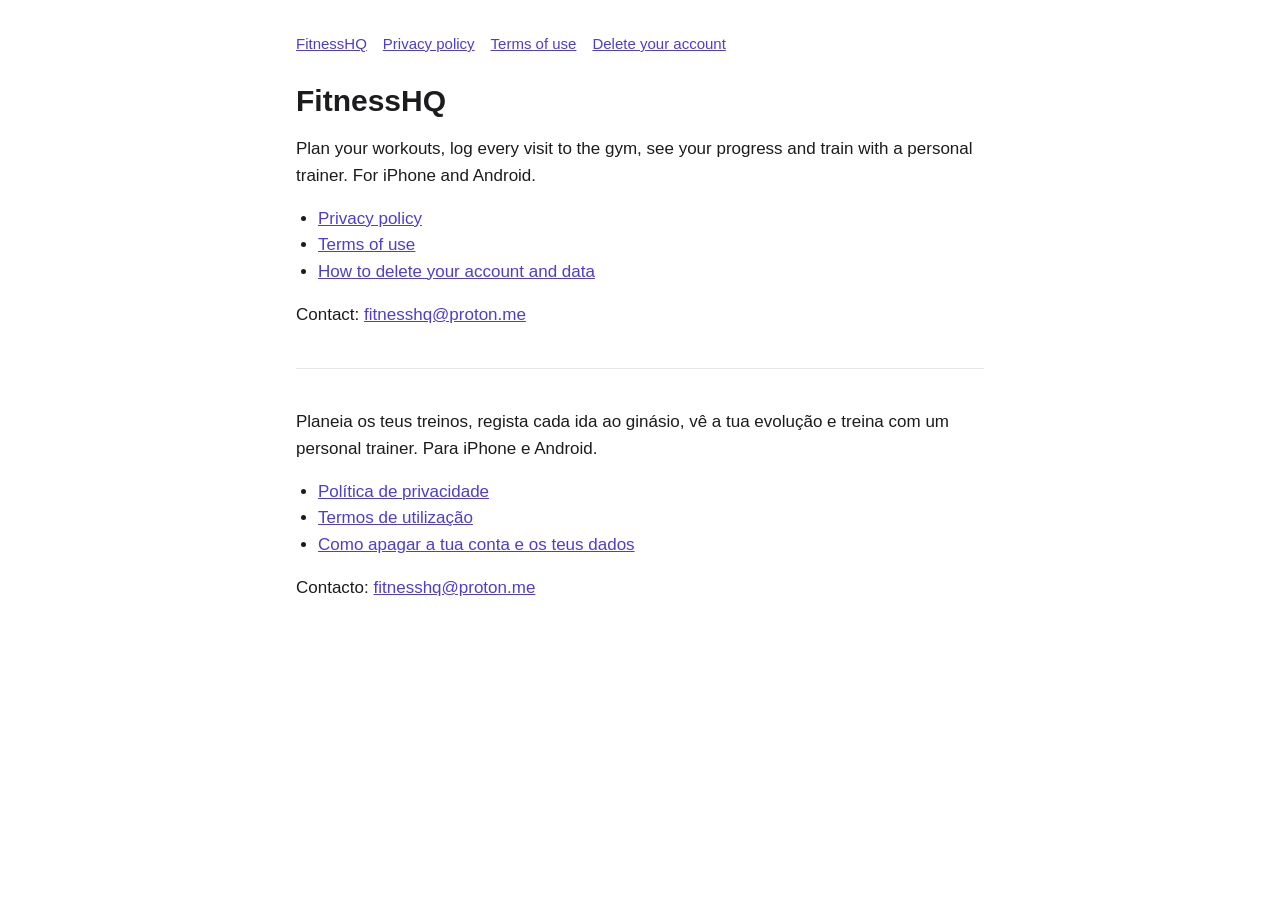
<file: index.html>
<!doctype html>
<html lang="en">
<head>
<meta charset="utf-8">
<meta name="viewport" content="width=device-width, initial-scale=1">
<title>FitnessHQ</title>
<link rel="stylesheet" href="style.css">
</head>
<body>
<main>
<nav><a href="./">FitnessHQ</a><a href="privacy.html">Privacy policy</a><a href="terms.html">Terms of use</a><a href="delete-account.html">Delete your account</a></nav>
<h1>FitnessHQ</h1>
<p>Plan your workouts, log every visit to the gym, see your progress and train with a personal trainer. For iPhone and Android.</p>
<ul>
<li><a href="privacy.html">Privacy policy</a></li>
<li><a href="terms.html">Terms of use</a></li>
<li><a href="delete-account.html">How to delete your account and data</a></li>
</ul>
<p>Contact: <a href="mailto:fitnesshq@proton.me">fitnesshq@proton.me</a></p>
<hr>
<p lang="pt-PT">Planeia os teus treinos, regista cada ida ao ginásio, vê a tua evolução e treina com um personal trainer. Para iPhone e Android.</p>
<ul lang="pt-PT">
<li><a href="privacy.html#pt">Política de privacidade</a></li>
<li><a href="terms.html#pt">Termos de utilização</a></li>
<li><a href="delete-account.html#pt">Como apagar a tua conta e os teus dados</a></li>
</ul>
<p lang="pt-PT">Contacto: <a href="mailto:fitnesshq@proton.me">fitnesshq@proton.me</a></p>
</main>
</body>
</html>
</file>
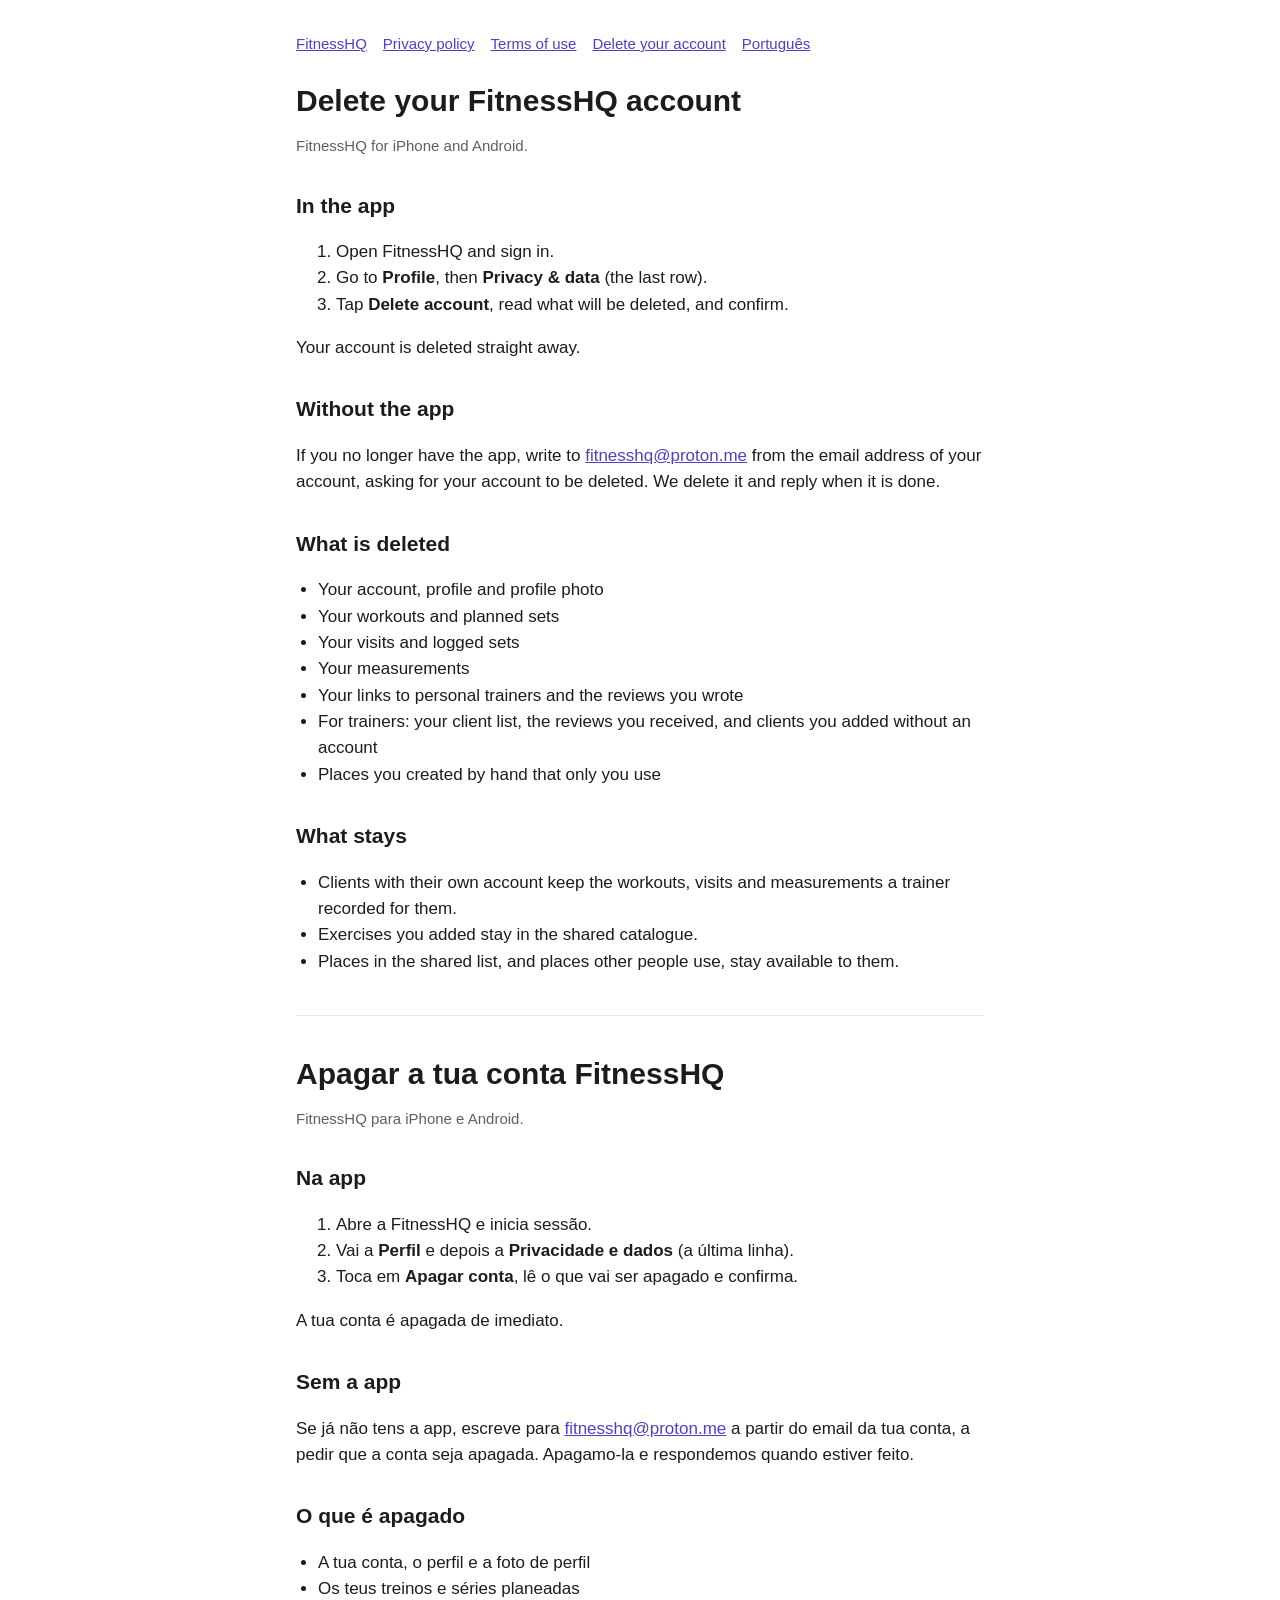
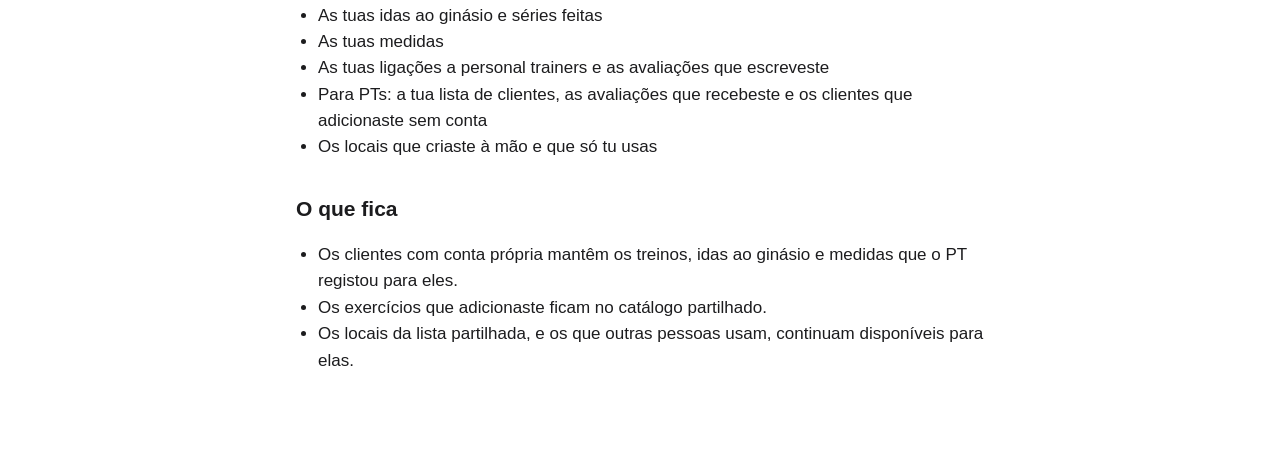
<file: delete-account.html>
<!doctype html>
<html lang="en">
<head>
<meta charset="utf-8">
<meta name="viewport" content="width=device-width, initial-scale=1">
<title>Delete your FitnessHQ account</title>
<link rel="stylesheet" href="style.css">
</head>
<body>
<main>
<nav><a href="./">FitnessHQ</a><a href="privacy.html">Privacy policy</a><a href="terms.html">Terms of use</a><a href="delete-account.html">Delete your account</a><a href="#pt">Português</a></nav>
<h1>Delete your FitnessHQ account</h1>
<p class="muted">FitnessHQ for iPhone and Android.</p>

<h2>In the app</h2>
<ol>
<li>Open FitnessHQ and sign in.</li>
<li>Go to <strong>Profile</strong>, then <strong>Privacy &amp; data</strong> (the last row).</li>
<li>Tap <strong>Delete account</strong>, read what will be deleted, and confirm.</li>
</ol>
<p>Your account is deleted straight away.</p>

<h2>Without the app</h2>
<p>If you no longer have the app, write to <a href="mailto:fitnesshq@proton.me">fitnesshq@proton.me</a> from the email address of your account, asking for your account to be deleted. We delete it and reply when it is done.</p>

<h2>What is deleted</h2>
<ul>
<li>Your account, profile and profile photo</li>
<li>Your workouts and planned sets</li>
<li>Your visits and logged sets</li>
<li>Your measurements</li>
<li>Your links to personal trainers and the reviews you wrote</li>
<li>For trainers: your client list, the reviews you received, and clients you added without an account</li>
<li>Places you created by hand that only you use</li>
</ul>

<h2>What stays</h2>
<ul>
<li>Clients with their own account keep the workouts, visits and measurements a trainer recorded for them.</li>
<li>Exercises you added stay in the shared catalogue.</li>
<li>Places in the shared list, and places other people use, stay available to them.</li>
</ul>

<hr>
<section id="pt" lang="pt-PT">
<h1>Apagar a tua conta FitnessHQ</h1>
<p class="muted">FitnessHQ para iPhone e Android.</p>

<h2>Na app</h2>
<ol>
<li>Abre a FitnessHQ e inicia sessão.</li>
<li>Vai a <strong>Perfil</strong> e depois a <strong>Privacidade e dados</strong> (a última linha).</li>
<li>Toca em <strong>Apagar conta</strong>, lê o que vai ser apagado e confirma.</li>
</ol>
<p>A tua conta é apagada de imediato.</p>

<h2>Sem a app</h2>
<p>Se já não tens a app, escreve para <a href="mailto:fitnesshq@proton.me">fitnesshq@proton.me</a> a partir do email da tua conta, a pedir que a conta seja apagada. Apagamo-la e respondemos quando estiver feito.</p>

<h2>O que é apagado</h2>
<ul>
<li>A tua conta, o perfil e a foto de perfil</li>
<li>Os teus treinos e séries planeadas</li>
<li>As tuas idas ao ginásio e séries feitas</li>
<li>As tuas medidas</li>
<li>As tuas ligações a personal trainers e as avaliações que escreveste</li>
<li>Para PTs: a tua lista de clientes, as avaliações que recebeste e os clientes que adicionaste sem conta</li>
<li>Os locais que criaste à mão e que só tu usas</li>
</ul>

<h2>O que fica</h2>
<ul>
<li>Os clientes com conta própria mantêm os treinos, idas ao ginásio e medidas que o PT registou para eles.</li>
<li>Os exercícios que adicionaste ficam no catálogo partilhado.</li>
<li>Os locais da lista partilhada, e os que outras pessoas usam, continuam disponíveis para elas.</li>
</ul>
</section>
</main>
</body>
</html>
</file>
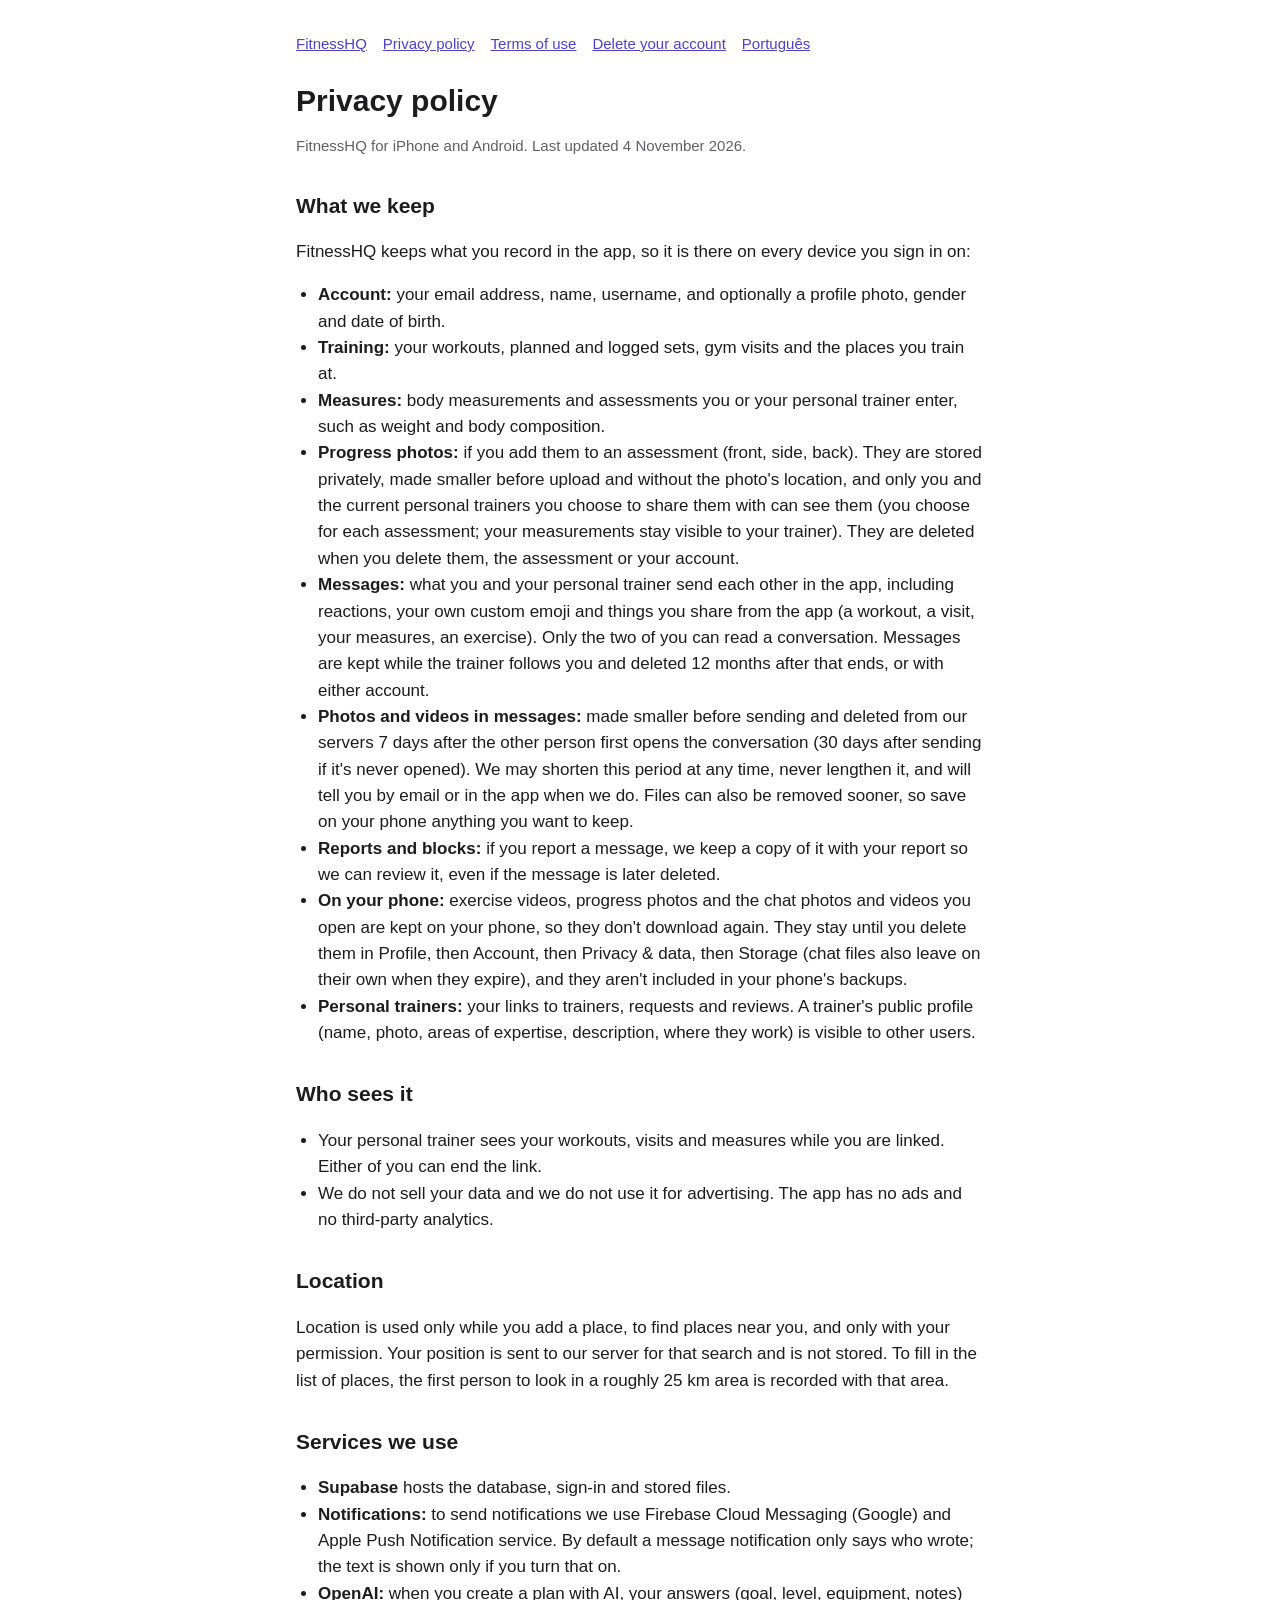
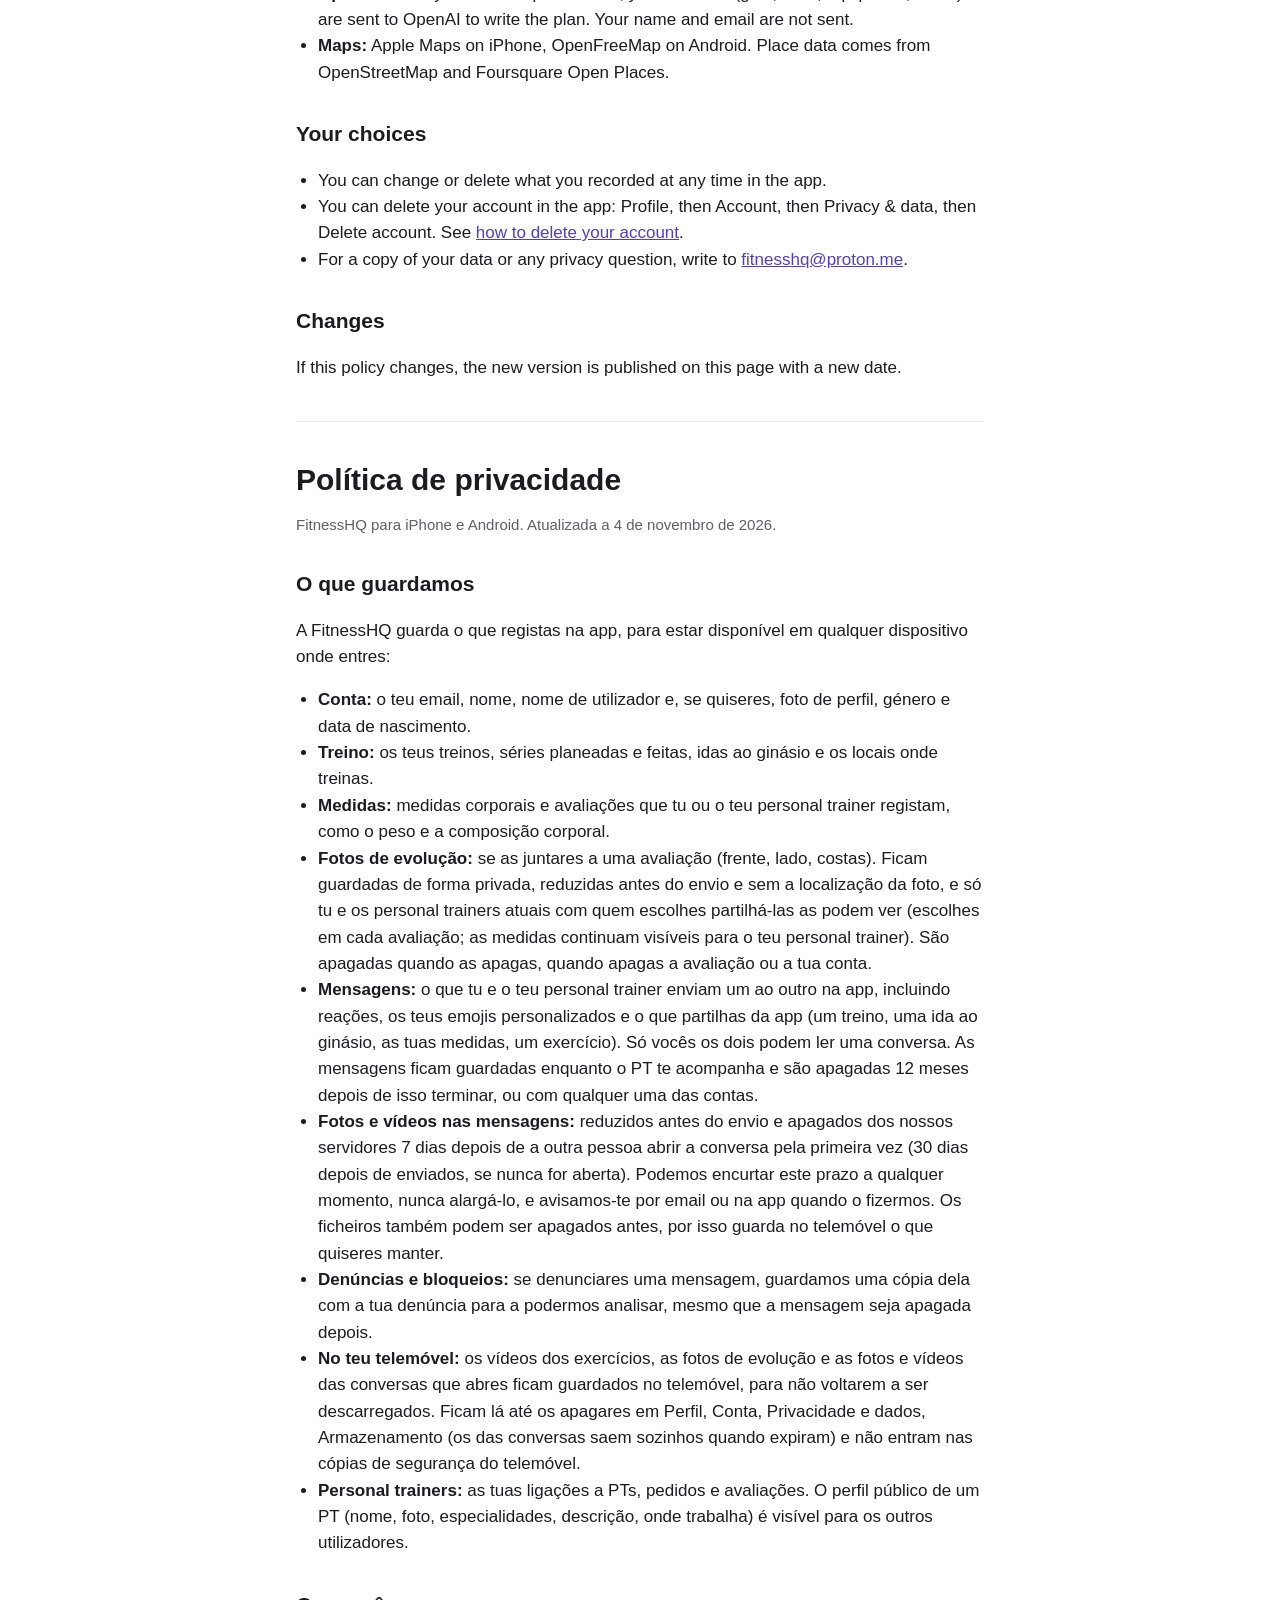
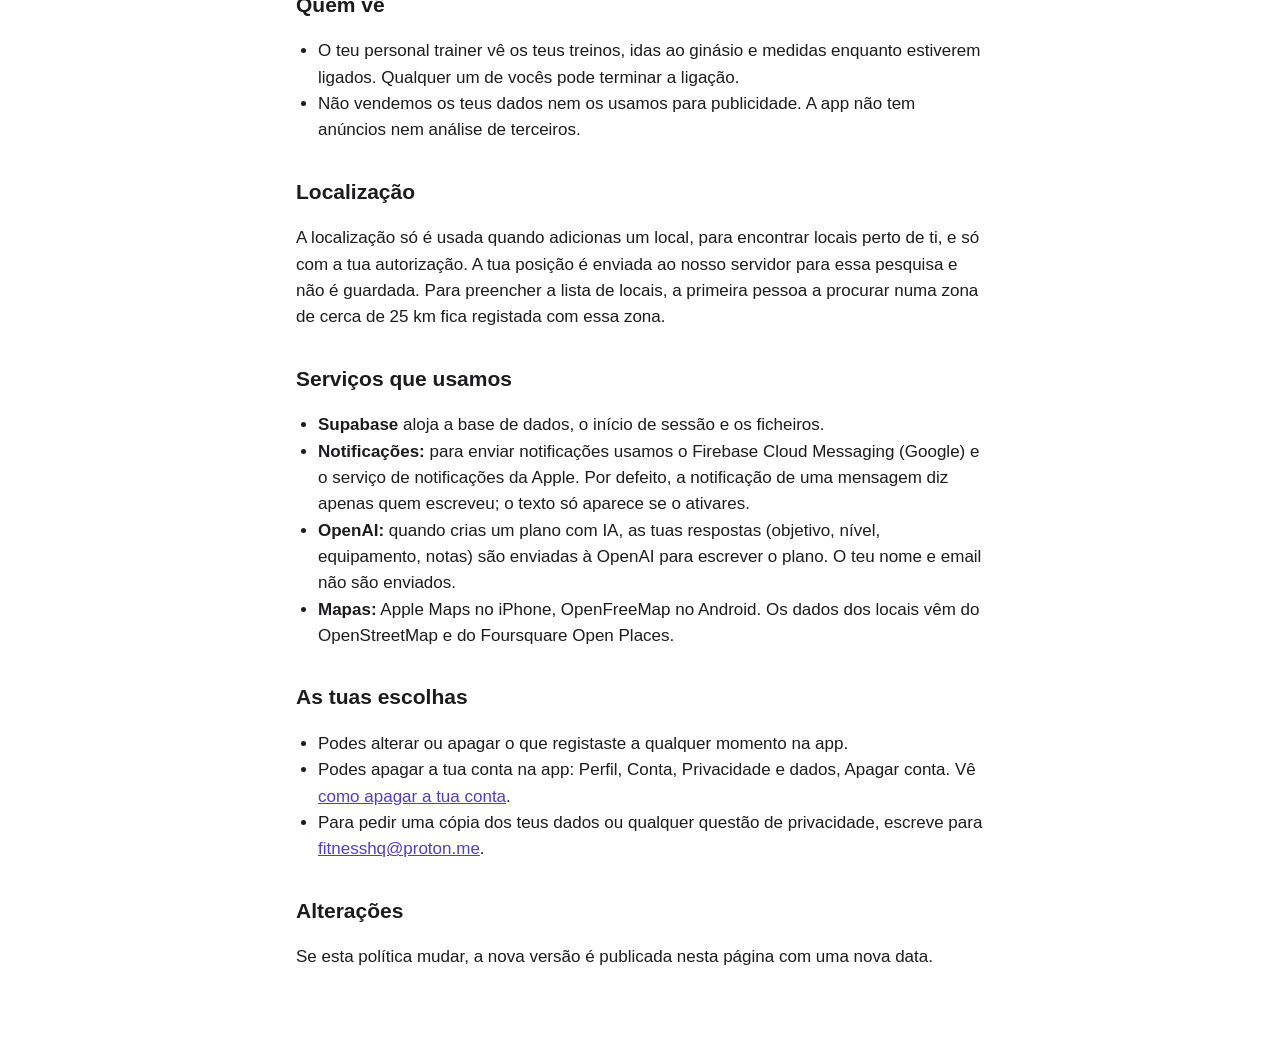
<file: privacy.html>
<!doctype html>
<html lang="en">
<head>
<meta charset="utf-8">
<meta name="viewport" content="width=device-width, initial-scale=1">
<title>FitnessHQ Privacy Policy</title>
<link rel="stylesheet" href="style.css">
</head>
<body>
<main>
<nav><a href="./">FitnessHQ</a><a href="privacy.html">Privacy policy</a><a href="terms.html">Terms of use</a><a href="delete-account.html">Delete your account</a><a href="#pt">Português</a></nav>
<h1>Privacy policy</h1>
<p class="muted">FitnessHQ for iPhone and Android. Last updated 4 November 2026.</p>

<h2>What we keep</h2>
<p>FitnessHQ keeps what you record in the app, so it is there on every device you sign in on:</p>
<ul>
<li><strong>Account:</strong> your email address, name, username, and optionally a profile photo, gender and date of birth.</li>
<li><strong>Training:</strong> your workouts, planned and logged sets, gym visits and the places you train at.</li>
<li><strong>Measures:</strong> body measurements and assessments you or your personal trainer enter, such as weight and body composition.</li>
<li><strong>Progress photos:</strong> if you add them to an assessment (front, side, back). They are stored privately, made smaller before upload and without the photo's location, and only you and the current personal trainers you choose to share them with can see them (you choose for each assessment; your measurements stay visible to your trainer). They are deleted when you delete them, the assessment or your account.</li>
<li><strong>Messages:</strong> what you and your personal trainer send each other in the app, including reactions, your own custom emoji and things you share from the app (a workout, a visit, your measures, an exercise). Only the two of you can read a conversation. Messages are kept while the trainer follows you and deleted 12 months after that ends, or with either account.</li>
<li><strong>Photos and videos in messages:</strong> made smaller before sending and deleted from our servers 7 days after the other person first opens the conversation (30 days after sending if it's never opened). We may shorten this period at any time, never lengthen it, and will tell you by email or in the app when we do. Files can also be removed sooner, so save on your phone anything you want to keep.</li>
<li><strong>Reports and blocks:</strong> if you report a message, we keep a copy of it with your report so we can review it, even if the message is later deleted.</li>
<li><strong>On your phone:</strong> exercise videos, progress photos and the chat photos and videos you open are kept on your phone, so they don't download again. They stay until you delete them in Profile, then Account, then Privacy &amp; data, then Storage (chat files also leave on their own when they expire), and they aren't included in your phone's backups.</li>
<li><strong>Personal trainers:</strong> your links to trainers, requests and reviews. A trainer's public profile (name, photo, areas of expertise, description, where they work) is visible to other users.</li>
</ul>

<h2>Who sees it</h2>
<ul>
<li>Your personal trainer sees your workouts, visits and measures while you are linked. Either of you can end the link.</li>
<li>We do not sell your data and we do not use it for advertising. The app has no ads and no third-party analytics.</li>
</ul>

<h2>Location</h2>
<p>Location is used only while you add a place, to find places near you, and only with your permission. Your position is sent to our server for that search and is not stored. To fill in the list of places, the first person to look in a roughly 25 km area is recorded with that area.</p>

<h2>Services we use</h2>
<ul>
<li><strong>Supabase</strong> hosts the database, sign-in and stored files.</li>
<li><strong>Notifications:</strong> to send notifications we use Firebase Cloud Messaging (Google) and Apple Push Notification service. By default a message notification only says who wrote; the text is shown only if you turn that on.</li>
<li><strong>OpenAI:</strong> when you create a plan with AI, your answers (goal, level, equipment, notes) are sent to OpenAI to write the plan. Your name and email are not sent.</li>
<li><strong>Maps:</strong> Apple Maps on iPhone, OpenFreeMap on Android. Place data comes from OpenStreetMap and Foursquare Open Places.</li>
</ul>

<h2>Your choices</h2>
<ul>
<li>You can change or delete what you recorded at any time in the app.</li>
<li>You can delete your account in the app: Profile, then Account, then Privacy &amp; data, then Delete account. See <a href="delete-account.html">how to delete your account</a>.</li>
<li>For a copy of your data or any privacy question, write to <a href="mailto:fitnesshq@proton.me">fitnesshq@proton.me</a>.</li>
</ul>

<h2>Changes</h2>
<p>If this policy changes, the new version is published on this page with a new date.</p>

<hr>
<section id="pt" lang="pt-PT">
<h1>Política de privacidade</h1>
<p class="muted">FitnessHQ para iPhone e Android. Atualizada a 4 de novembro de 2026.</p>

<h2>O que guardamos</h2>
<p>A FitnessHQ guarda o que registas na app, para estar disponível em qualquer dispositivo onde entres:</p>
<ul>
<li><strong>Conta:</strong> o teu email, nome, nome de utilizador e, se quiseres, foto de perfil, género e data de nascimento.</li>
<li><strong>Treino:</strong> os teus treinos, séries planeadas e feitas, idas ao ginásio e os locais onde treinas.</li>
<li><strong>Medidas:</strong> medidas corporais e avaliações que tu ou o teu personal trainer registam, como o peso e a composição corporal.</li>
<li><strong>Fotos de evolução:</strong> se as juntares a uma avaliação (frente, lado, costas). Ficam guardadas de forma privada, reduzidas antes do envio e sem a localização da foto, e só tu e os personal trainers atuais com quem escolhes partilhá-las as podem ver (escolhes em cada avaliação; as medidas continuam visíveis para o teu personal trainer). São apagadas quando as apagas, quando apagas a avaliação ou a tua conta.</li>
<li><strong>Mensagens:</strong> o que tu e o teu personal trainer enviam um ao outro na app, incluindo reações, os teus emojis personalizados e o que partilhas da app (um treino, uma ida ao ginásio, as tuas medidas, um exercício). Só vocês os dois podem ler uma conversa. As mensagens ficam guardadas enquanto o PT te acompanha e são apagadas 12 meses depois de isso terminar, ou com qualquer uma das contas.</li>
<li><strong>Fotos e vídeos nas mensagens:</strong> reduzidos antes do envio e apagados dos nossos servidores 7 dias depois de a outra pessoa abrir a conversa pela primeira vez (30 dias depois de enviados, se nunca for aberta). Podemos encurtar este prazo a qualquer momento, nunca alargá-lo, e avisamos-te por email ou na app quando o fizermos. Os ficheiros também podem ser apagados antes, por isso guarda no telemóvel o que quiseres manter.</li>
<li><strong>Denúncias e bloqueios:</strong> se denunciares uma mensagem, guardamos uma cópia dela com a tua denúncia para a podermos analisar, mesmo que a mensagem seja apagada depois.</li>
<li><strong>No teu telemóvel:</strong> os vídeos dos exercícios, as fotos de evolução e as fotos e vídeos das conversas que abres ficam guardados no telemóvel, para não voltarem a ser descarregados. Ficam lá até os apagares em Perfil, Conta, Privacidade e dados, Armazenamento (os das conversas saem sozinhos quando expiram) e não entram nas cópias de segurança do telemóvel.</li>
<li><strong>Personal trainers:</strong> as tuas ligações a PTs, pedidos e avaliações. O perfil público de um PT (nome, foto, especialidades, descrição, onde trabalha) é visível para os outros utilizadores.</li>
</ul>

<h2>Quem vê</h2>
<ul>
<li>O teu personal trainer vê os teus treinos, idas ao ginásio e medidas enquanto estiverem ligados. Qualquer um de vocês pode terminar a ligação.</li>
<li>Não vendemos os teus dados nem os usamos para publicidade. A app não tem anúncios nem análise de terceiros.</li>
</ul>

<h2>Localização</h2>
<p>A localização só é usada quando adicionas um local, para encontrar locais perto de ti, e só com a tua autorização. A tua posição é enviada ao nosso servidor para essa pesquisa e não é guardada. Para preencher a lista de locais, a primeira pessoa a procurar numa zona de cerca de 25 km fica registada com essa zona.</p>

<h2>Serviços que usamos</h2>
<ul>
<li><strong>Supabase</strong> aloja a base de dados, o início de sessão e os ficheiros.</li>
<li><strong>Notificações:</strong> para enviar notificações usamos o Firebase Cloud Messaging (Google) e o serviço de notificações da Apple. Por defeito, a notificação de uma mensagem diz apenas quem escreveu; o texto só aparece se o ativares.</li>
<li><strong>OpenAI:</strong> quando crias um plano com IA, as tuas respostas (objetivo, nível, equipamento, notas) são enviadas à OpenAI para escrever o plano. O teu nome e email não são enviados.</li>
<li><strong>Mapas:</strong> Apple Maps no iPhone, OpenFreeMap no Android. Os dados dos locais vêm do OpenStreetMap e do Foursquare Open Places.</li>
</ul>

<h2>As tuas escolhas</h2>
<ul>
<li>Podes alterar ou apagar o que registaste a qualquer momento na app.</li>
<li>Podes apagar a tua conta na app: Perfil, Conta, Privacidade e dados, Apagar conta. Vê <a href="delete-account.html#pt">como apagar a tua conta</a>.</li>
<li>Para pedir uma cópia dos teus dados ou qualquer questão de privacidade, escreve para <a href="mailto:fitnesshq@proton.me">fitnesshq@proton.me</a>.</li>
</ul>

<h2>Alterações</h2>
<p>Se esta política mudar, a nova versão é publicada nesta página com uma nova data.</p>
</section>
</main>
</body>
</html>
</file>
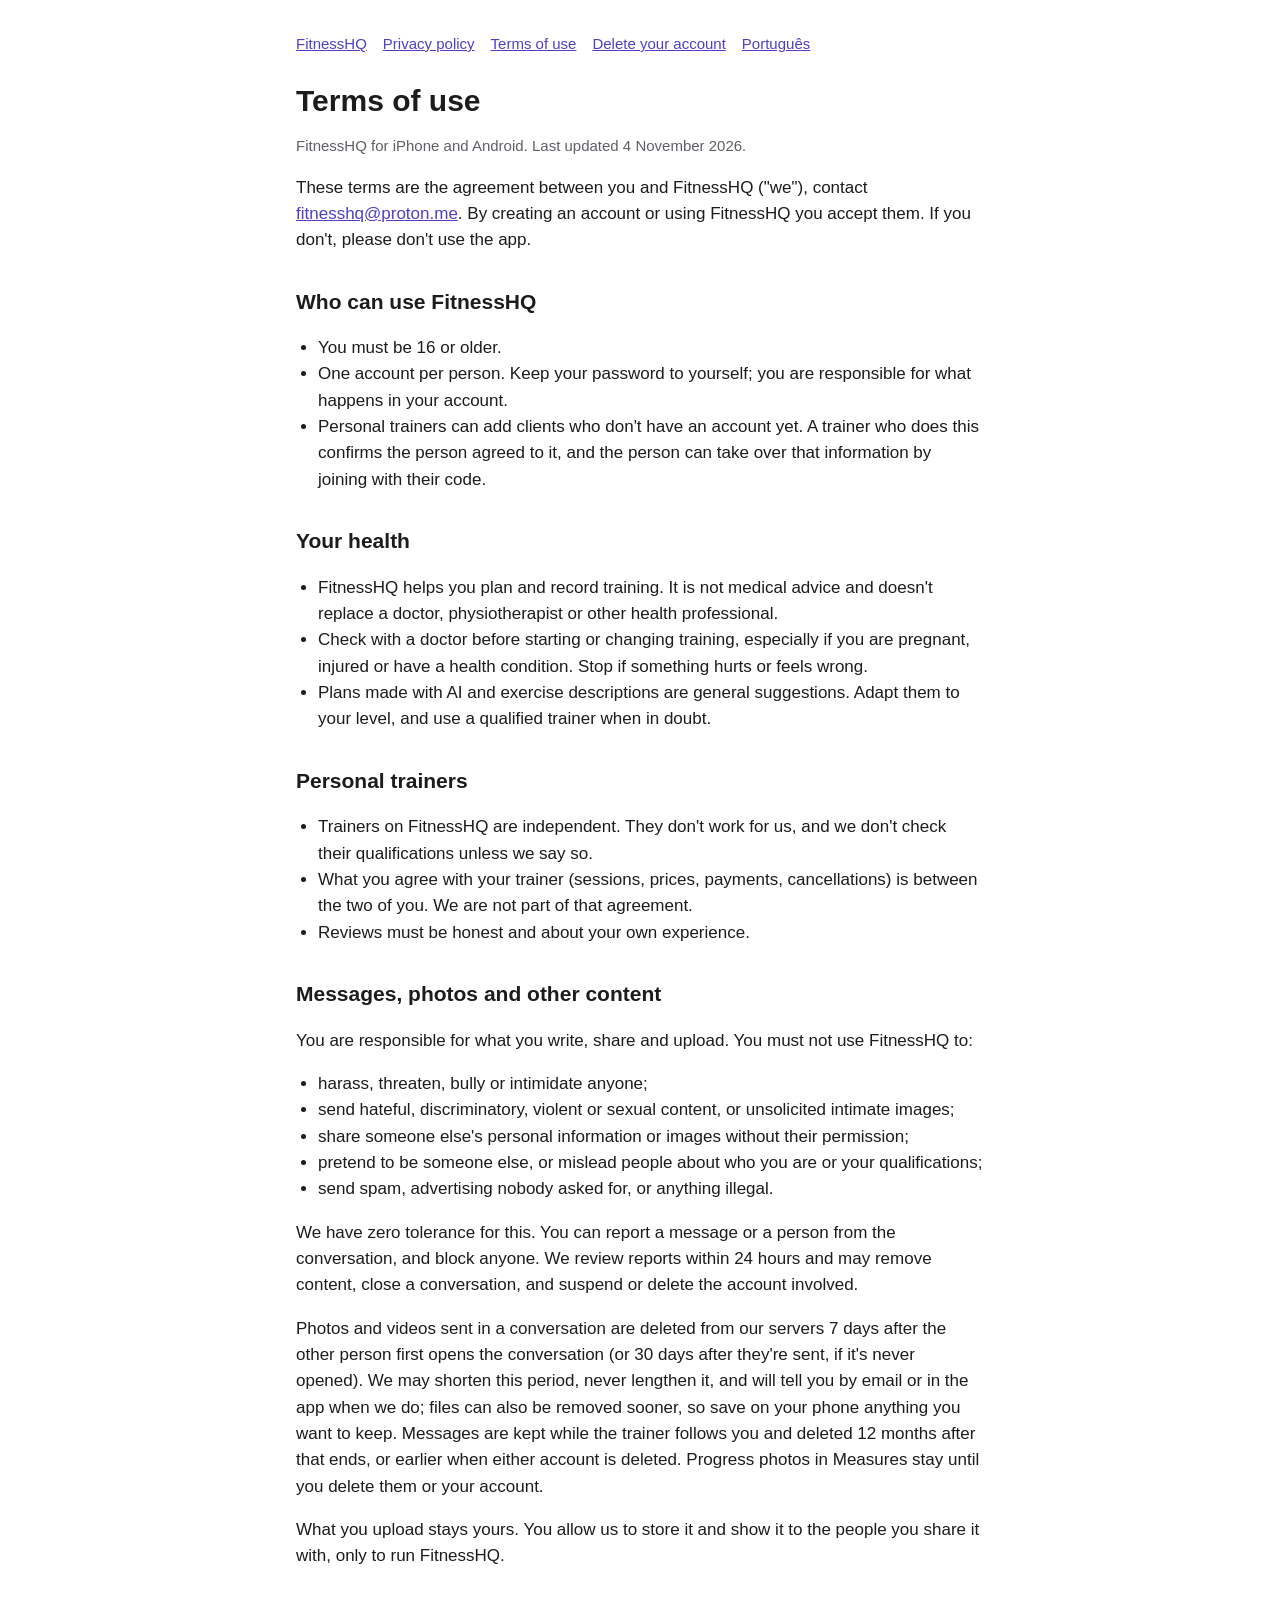
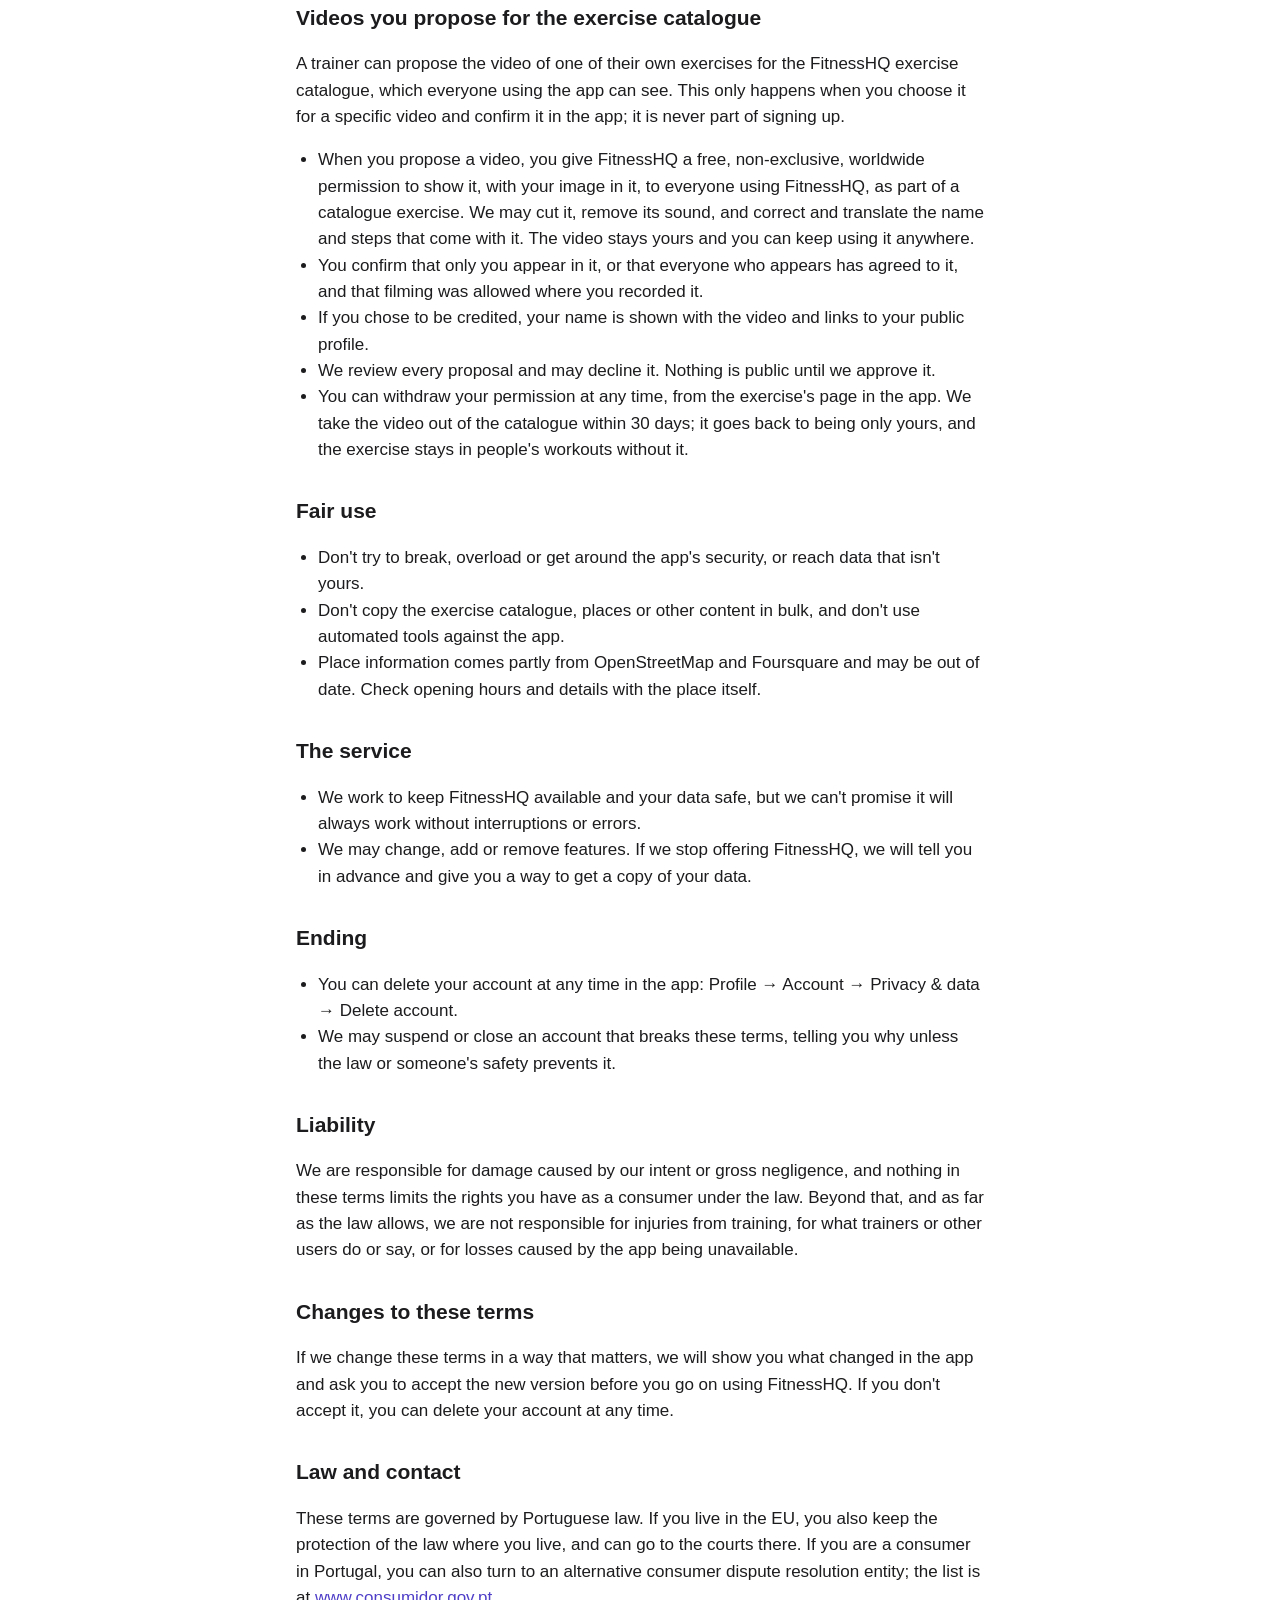
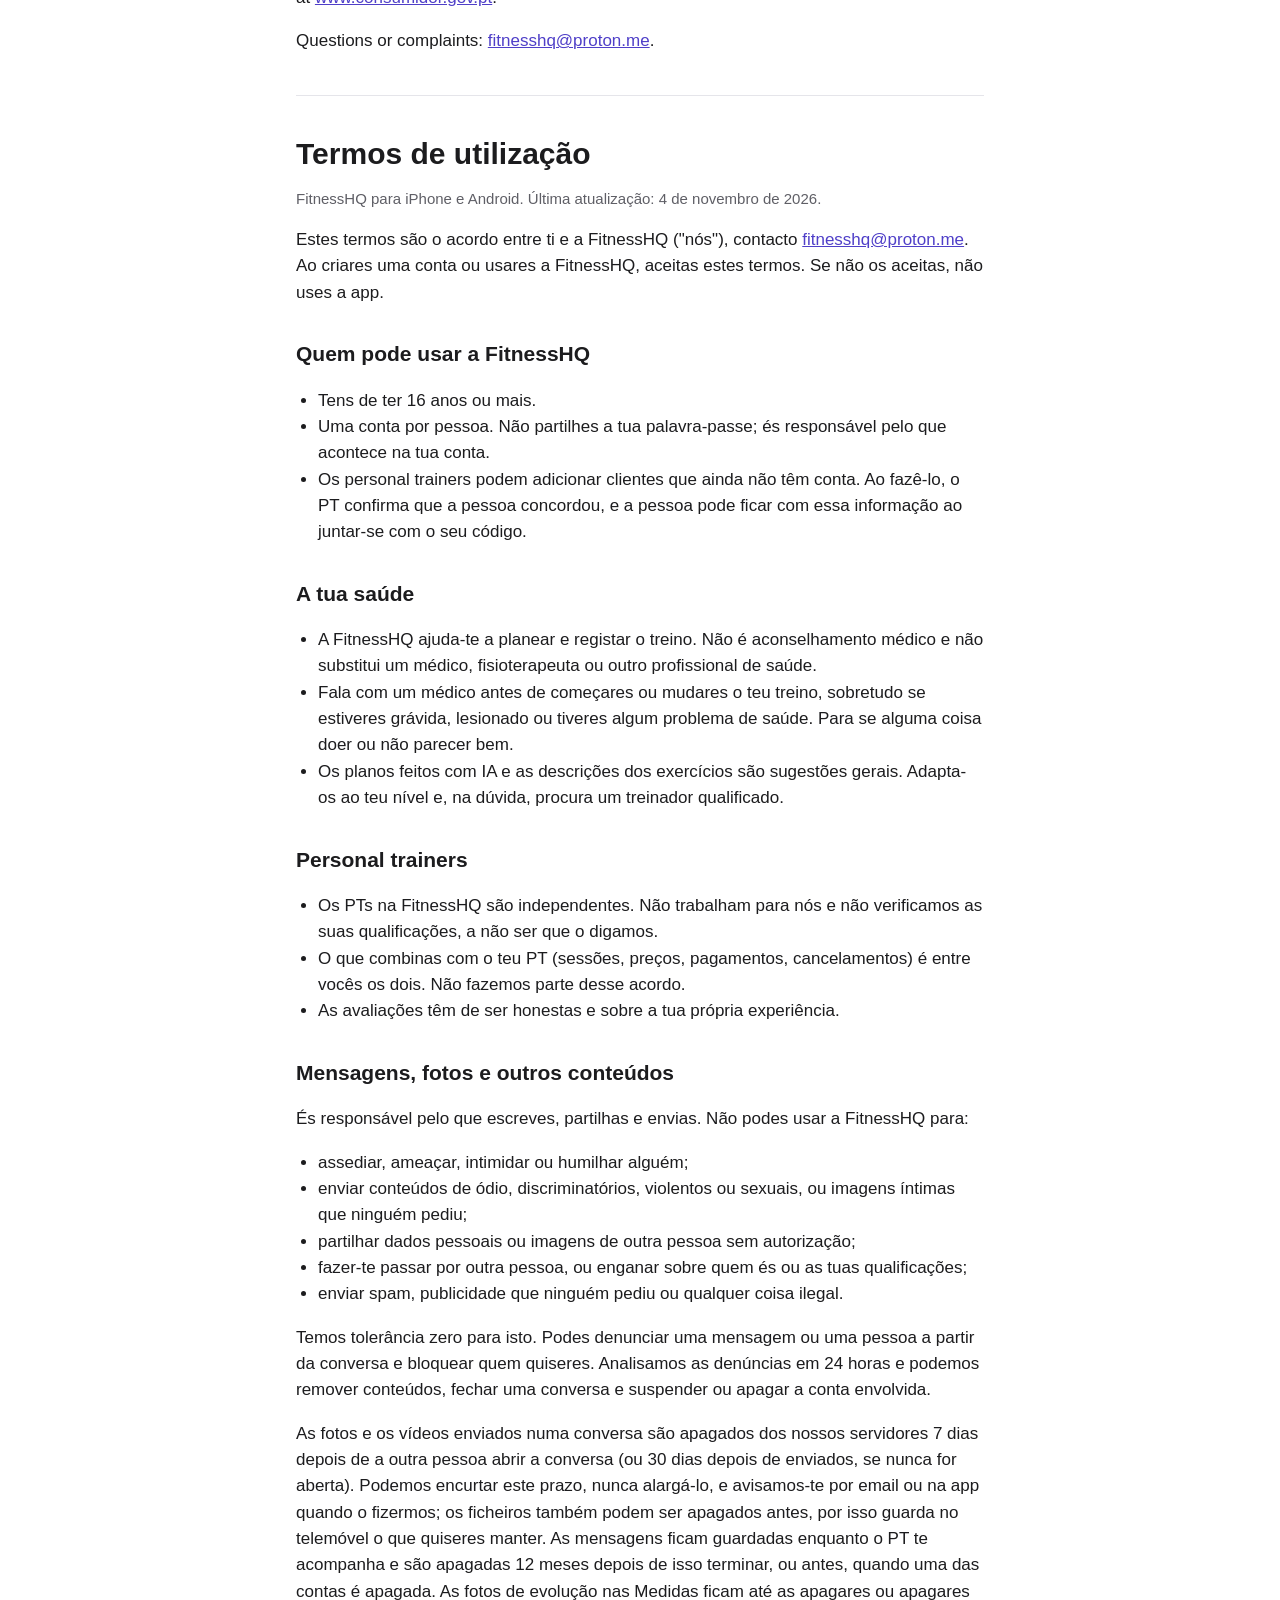
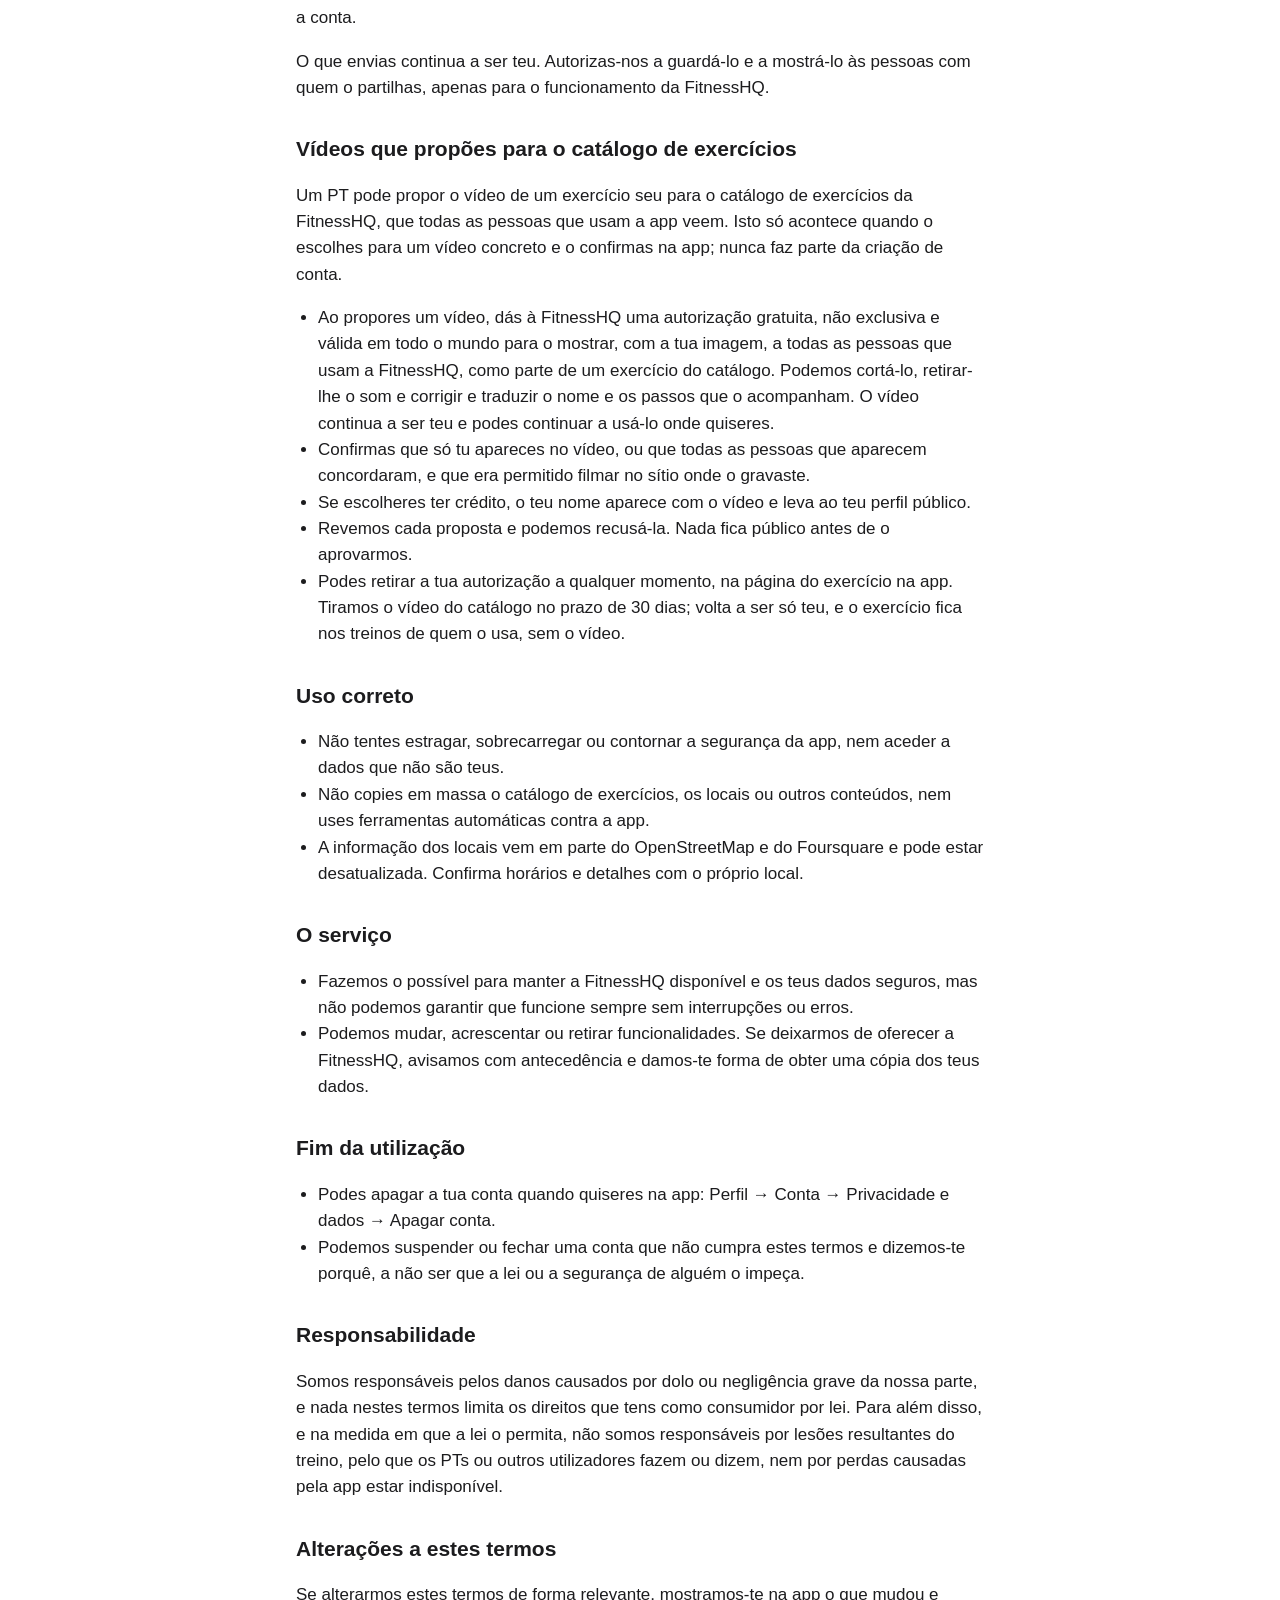
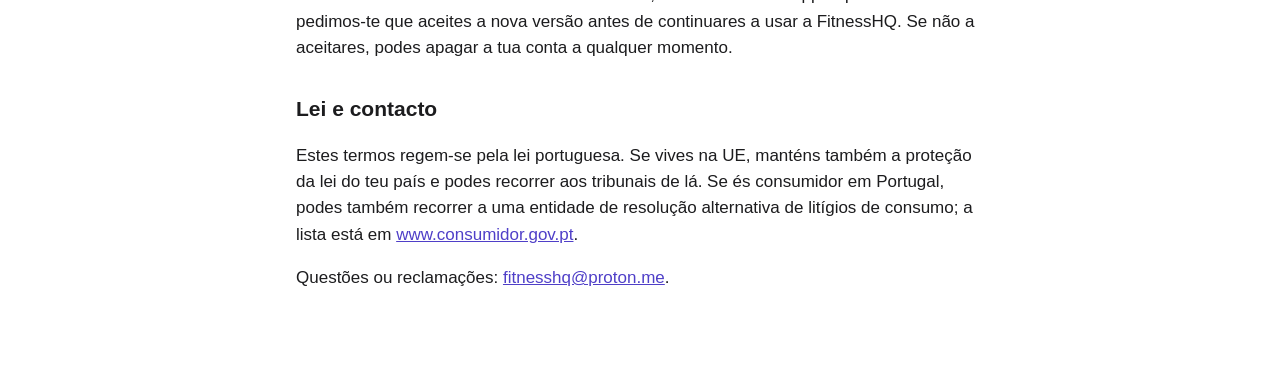
<file: terms.html>
<!doctype html>
<html lang="en">
<head>
<meta charset="utf-8">
<meta name="viewport" content="width=device-width, initial-scale=1">
<title>FitnessHQ Terms of Use</title>
<link rel="stylesheet" href="style.css">
</head>
<body>
<main>
<nav><a href="./">FitnessHQ</a><a href="privacy.html">Privacy policy</a><a href="terms.html">Terms of use</a><a href="delete-account.html">Delete your account</a><a href="#pt">Português</a></nav>
<h1>Terms of use</h1>
<p class="muted">FitnessHQ for iPhone and Android. Last updated 4 November 2026.</p>

<p>These terms are the agreement between you and FitnessHQ ("we"), contact <a href="mailto:fitnesshq@proton.me">fitnesshq@proton.me</a>. By creating an account or using FitnessHQ you accept them. If you don't, please don't use the app.</p>

<h2>Who can use FitnessHQ</h2>
<ul>
<li>You must be 16 or older.</li>
<li>One account per person. Keep your password to yourself; you are responsible for what happens in your account.</li>
<li>Personal trainers can add clients who don't have an account yet. A trainer who does this confirms the person agreed to it, and the person can take over that information by joining with their code.</li>
</ul>

<h2>Your health</h2>
<ul>
<li>FitnessHQ helps you plan and record training. It is not medical advice and doesn't replace a doctor, physiotherapist or other health professional.</li>
<li>Check with a doctor before starting or changing training, especially if you are pregnant, injured or have a health condition. Stop if something hurts or feels wrong.</li>
<li>Plans made with AI and exercise descriptions are general suggestions. Adapt them to your level, and use a qualified trainer when in doubt.</li>
</ul>

<h2>Personal trainers</h2>
<ul>
<li>Trainers on FitnessHQ are independent. They don't work for us, and we don't check their qualifications unless we say so.</li>
<li>What you agree with your trainer (sessions, prices, payments, cancellations) is between the two of you. We are not part of that agreement.</li>
<li>Reviews must be honest and about your own experience.</li>
</ul>

<h2>Messages, photos and other content</h2>
<p>You are responsible for what you write, share and upload. You must not use FitnessHQ to:</p>
<ul>
<li>harass, threaten, bully or intimidate anyone;</li>
<li>send hateful, discriminatory, violent or sexual content, or unsolicited intimate images;</li>
<li>share someone else's personal information or images without their permission;</li>
<li>pretend to be someone else, or mislead people about who you are or your qualifications;</li>
<li>send spam, advertising nobody asked for, or anything illegal.</li>
</ul>
<p>We have zero tolerance for this. You can report a message or a person from the conversation, and block anyone. We review reports within 24 hours and may remove content, close a conversation, and suspend or delete the account involved.</p>
<p>Photos and videos sent in a conversation are deleted from our servers 7 days after the other person first opens the conversation (or 30 days after they're sent, if it's never opened). We may shorten this period, never lengthen it, and will tell you by email or in the app when we do; files can also be removed sooner, so save on your phone anything you want to keep. Messages are kept while the trainer follows you and deleted 12 months after that ends, or earlier when either account is deleted. Progress photos in Measures stay until you delete them or your account.</p>
<p>What you upload stays yours. You allow us to store it and show it to the people you share it with, only to run FitnessHQ.</p>

<h2>Videos you propose for the exercise catalogue</h2>
<p>A trainer can propose the video of one of their own exercises for the FitnessHQ exercise catalogue, which everyone using the app can see. This only happens when you choose it for a specific video and confirm it in the app; it is never part of signing up.</p>
<ul>
<li>When you propose a video, you give FitnessHQ a free, non-exclusive, worldwide permission to show it, with your image in it, to everyone using FitnessHQ, as part of a catalogue exercise. We may cut it, remove its sound, and correct and translate the name and steps that come with it. The video stays yours and you can keep using it anywhere.</li>
<li>You confirm that only you appear in it, or that everyone who appears has agreed to it, and that filming was allowed where you recorded it.</li>
<li>If you chose to be credited, your name is shown with the video and links to your public profile.</li>
<li>We review every proposal and may decline it. Nothing is public until we approve it.</li>
<li>You can withdraw your permission at any time, from the exercise's page in the app. We take the video out of the catalogue within 30 days; it goes back to being only yours, and the exercise stays in people's workouts without it.</li>
</ul>

<h2>Fair use</h2>
<ul>
<li>Don't try to break, overload or get around the app's security, or reach data that isn't yours.</li>
<li>Don't copy the exercise catalogue, places or other content in bulk, and don't use automated tools against the app.</li>
<li>Place information comes partly from OpenStreetMap and Foursquare and may be out of date. Check opening hours and details with the place itself.</li>
</ul>

<h2>The service</h2>
<ul>
<li>We work to keep FitnessHQ available and your data safe, but we can't promise it will always work without interruptions or errors.</li>
<li>We may change, add or remove features. If we stop offering FitnessHQ, we will tell you in advance and give you a way to get a copy of your data.</li>
</ul>

<h2>Ending</h2>
<ul>
<li>You can delete your account at any time in the app: Profile → Account → Privacy &amp; data → Delete account.</li>
<li>We may suspend or close an account that breaks these terms, telling you why unless the law or someone's safety prevents it.</li>
</ul>

<h2>Liability</h2>
<p>We are responsible for damage caused by our intent or gross negligence, and nothing in these terms limits the rights you have as a consumer under the law. Beyond that, and as far as the law allows, we are not responsible for injuries from training, for what trainers or other users do or say, or for losses caused by the app being unavailable.</p>

<h2>Changes to these terms</h2>
<p>If we change these terms in a way that matters, we will show you what changed in the app and ask you to accept the new version before you go on using FitnessHQ. If you don't accept it, you can delete your account at any time.</p>

<h2>Law and contact</h2>
<p>These terms are governed by Portuguese law. If you live in the EU, you also keep the protection of the law where you live, and can go to the courts there. If you are a consumer in Portugal, you can also turn to an alternative consumer dispute resolution entity; the list is at <a href="https://www.consumidor.gov.pt">www.consumidor.gov.pt</a>.</p>
<p>Questions or complaints: <a href="mailto:fitnesshq@proton.me">fitnesshq@proton.me</a>.</p>

<hr>
<section id="pt" lang="pt-PT">
<h1>Termos de utilização</h1>
<p class="muted">FitnessHQ para iPhone e Android. Última atualização: 4 de novembro de 2026.</p>

<p>Estes termos são o acordo entre ti e a FitnessHQ ("nós"), contacto <a href="mailto:fitnesshq@proton.me">fitnesshq@proton.me</a>. Ao criares uma conta ou usares a FitnessHQ, aceitas estes termos. Se não os aceitas, não uses a app.</p>

<h2>Quem pode usar a FitnessHQ</h2>
<ul>
<li>Tens de ter 16 anos ou mais.</li>
<li>Uma conta por pessoa. Não partilhes a tua palavra-passe; és responsável pelo que acontece na tua conta.</li>
<li>Os personal trainers podem adicionar clientes que ainda não têm conta. Ao fazê-lo, o PT confirma que a pessoa concordou, e a pessoa pode ficar com essa informação ao juntar-se com o seu código.</li>
</ul>

<h2>A tua saúde</h2>
<ul>
<li>A FitnessHQ ajuda-te a planear e registar o treino. Não é aconselhamento médico e não substitui um médico, fisioterapeuta ou outro profissional de saúde.</li>
<li>Fala com um médico antes de começares ou mudares o teu treino, sobretudo se estiveres grávida, lesionado ou tiveres algum problema de saúde. Para se alguma coisa doer ou não parecer bem.</li>
<li>Os planos feitos com IA e as descrições dos exercícios são sugestões gerais. Adapta-os ao teu nível e, na dúvida, procura um treinador qualificado.</li>
</ul>

<h2>Personal trainers</h2>
<ul>
<li>Os PTs na FitnessHQ são independentes. Não trabalham para nós e não verificamos as suas qualificações, a não ser que o digamos.</li>
<li>O que combinas com o teu PT (sessões, preços, pagamentos, cancelamentos) é entre vocês os dois. Não fazemos parte desse acordo.</li>
<li>As avaliações têm de ser honestas e sobre a tua própria experiência.</li>
</ul>

<h2>Mensagens, fotos e outros conteúdos</h2>
<p>És responsável pelo que escreves, partilhas e envias. Não podes usar a FitnessHQ para:</p>
<ul>
<li>assediar, ameaçar, intimidar ou humilhar alguém;</li>
<li>enviar conteúdos de ódio, discriminatórios, violentos ou sexuais, ou imagens íntimas que ninguém pediu;</li>
<li>partilhar dados pessoais ou imagens de outra pessoa sem autorização;</li>
<li>fazer-te passar por outra pessoa, ou enganar sobre quem és ou as tuas qualificações;</li>
<li>enviar spam, publicidade que ninguém pediu ou qualquer coisa ilegal.</li>
</ul>
<p>Temos tolerância zero para isto. Podes denunciar uma mensagem ou uma pessoa a partir da conversa e bloquear quem quiseres. Analisamos as denúncias em 24 horas e podemos remover conteúdos, fechar uma conversa e suspender ou apagar a conta envolvida.</p>
<p>As fotos e os vídeos enviados numa conversa são apagados dos nossos servidores 7 dias depois de a outra pessoa abrir a conversa (ou 30 dias depois de enviados, se nunca for aberta). Podemos encurtar este prazo, nunca alargá-lo, e avisamos-te por email ou na app quando o fizermos; os ficheiros também podem ser apagados antes, por isso guarda no telemóvel o que quiseres manter. As mensagens ficam guardadas enquanto o PT te acompanha e são apagadas 12 meses depois de isso terminar, ou antes, quando uma das contas é apagada. As fotos de evolução nas Medidas ficam até as apagares ou apagares a conta.</p>
<p>O que envias continua a ser teu. Autorizas-nos a guardá-lo e a mostrá-lo às pessoas com quem o partilhas, apenas para o funcionamento da FitnessHQ.</p>

<h2>Vídeos que propões para o catálogo de exercícios</h2>
<p>Um PT pode propor o vídeo de um exercício seu para o catálogo de exercícios da FitnessHQ, que todas as pessoas que usam a app veem. Isto só acontece quando o escolhes para um vídeo concreto e o confirmas na app; nunca faz parte da criação de conta.</p>
<ul>
<li>Ao propores um vídeo, dás à FitnessHQ uma autorização gratuita, não exclusiva e válida em todo o mundo para o mostrar, com a tua imagem, a todas as pessoas que usam a FitnessHQ, como parte de um exercício do catálogo. Podemos cortá-lo, retirar-lhe o som e corrigir e traduzir o nome e os passos que o acompanham. O vídeo continua a ser teu e podes continuar a usá-lo onde quiseres.</li>
<li>Confirmas que só tu apareces no vídeo, ou que todas as pessoas que aparecem concordaram, e que era permitido filmar no sítio onde o gravaste.</li>
<li>Se escolheres ter crédito, o teu nome aparece com o vídeo e leva ao teu perfil público.</li>
<li>Revemos cada proposta e podemos recusá-la. Nada fica público antes de o aprovarmos.</li>
<li>Podes retirar a tua autorização a qualquer momento, na página do exercício na app. Tiramos o vídeo do catálogo no prazo de 30 dias; volta a ser só teu, e o exercício fica nos treinos de quem o usa, sem o vídeo.</li>
</ul>

<h2>Uso correto</h2>
<ul>
<li>Não tentes estragar, sobrecarregar ou contornar a segurança da app, nem aceder a dados que não são teus.</li>
<li>Não copies em massa o catálogo de exercícios, os locais ou outros conteúdos, nem uses ferramentas automáticas contra a app.</li>
<li>A informação dos locais vem em parte do OpenStreetMap e do Foursquare e pode estar desatualizada. Confirma horários e detalhes com o próprio local.</li>
</ul>

<h2>O serviço</h2>
<ul>
<li>Fazemos o possível para manter a FitnessHQ disponível e os teus dados seguros, mas não podemos garantir que funcione sempre sem interrupções ou erros.</li>
<li>Podemos mudar, acrescentar ou retirar funcionalidades. Se deixarmos de oferecer a FitnessHQ, avisamos com antecedência e damos-te forma de obter uma cópia dos teus dados.</li>
</ul>

<h2>Fim da utilização</h2>
<ul>
<li>Podes apagar a tua conta quando quiseres na app: Perfil → Conta → Privacidade e dados → Apagar conta.</li>
<li>Podemos suspender ou fechar uma conta que não cumpra estes termos e dizemos-te porquê, a não ser que a lei ou a segurança de alguém o impeça.</li>
</ul>

<h2>Responsabilidade</h2>
<p>Somos responsáveis pelos danos causados por dolo ou negligência grave da nossa parte, e nada nestes termos limita os direitos que tens como consumidor por lei. Para além disso, e na medida em que a lei o permita, não somos responsáveis por lesões resultantes do treino, pelo que os PTs ou outros utilizadores fazem ou dizem, nem por perdas causadas pela app estar indisponível.</p>

<h2>Alterações a estes termos</h2>
<p>Se alterarmos estes termos de forma relevante, mostramos-te na app o que mudou e pedimos-te que aceites a nova versão antes de continuares a usar a FitnessHQ. Se não a aceitares, podes apagar a tua conta a qualquer momento.</p>

<h2>Lei e contacto</h2>
<p>Estes termos regem-se pela lei portuguesa. Se vives na UE, manténs também a proteção da lei do teu país e podes recorrer aos tribunais de lá. Se és consumidor em Portugal, podes também recorrer a uma entidade de resolução alternativa de litígios de consumo; a lista está em <a href="https://www.consumidor.gov.pt">www.consumidor.gov.pt</a>.</p>
<p>Questões ou reclamações: <a href="mailto:fitnesshq@proton.me">fitnesshq@proton.me</a>.</p>
</section>
</main>
</body>
</html>
</file>
<file: style.css>
:root { --text: #1c1c1e; --muted: #5f5f66; --bg: #ffffff; --accent: #4f3fc8; --line: #e5e5ea; }
@media (prefers-color-scheme: dark) { :root { --text: #f2f2f7; --muted: #aeaeb2; --bg: #111114; --accent: #a99cff; --line: #2c2c2e; } }
* { box-sizing: border-box; }
body { margin: 0; background: var(--bg); color: var(--text); font: 17px/1.55 -apple-system, BlinkMacSystemFont, "Segoe UI", Roboto, sans-serif; }
main { max-width: 720px; margin: 0 auto; padding: 32px 16px 64px; }
h1 { font-size: 30px; line-height: 1.2; margin: 0 0 8px; }
h2 { font-size: 21px; margin: 32px 0 8px; }
h3 { font-size: 17px; margin: 20px 0 4px; }
p, li { color: var(--text); }
.muted { color: var(--muted); font-size: 15px; }
a { color: var(--accent); }
nav { display: flex; gap: 16px; flex-wrap: wrap; margin-bottom: 28px; font-size: 15px; }
hr { border: 0; border-top: 1px solid var(--line); margin: 40px 0; }
ul { padding-left: 22px; }
</file>
